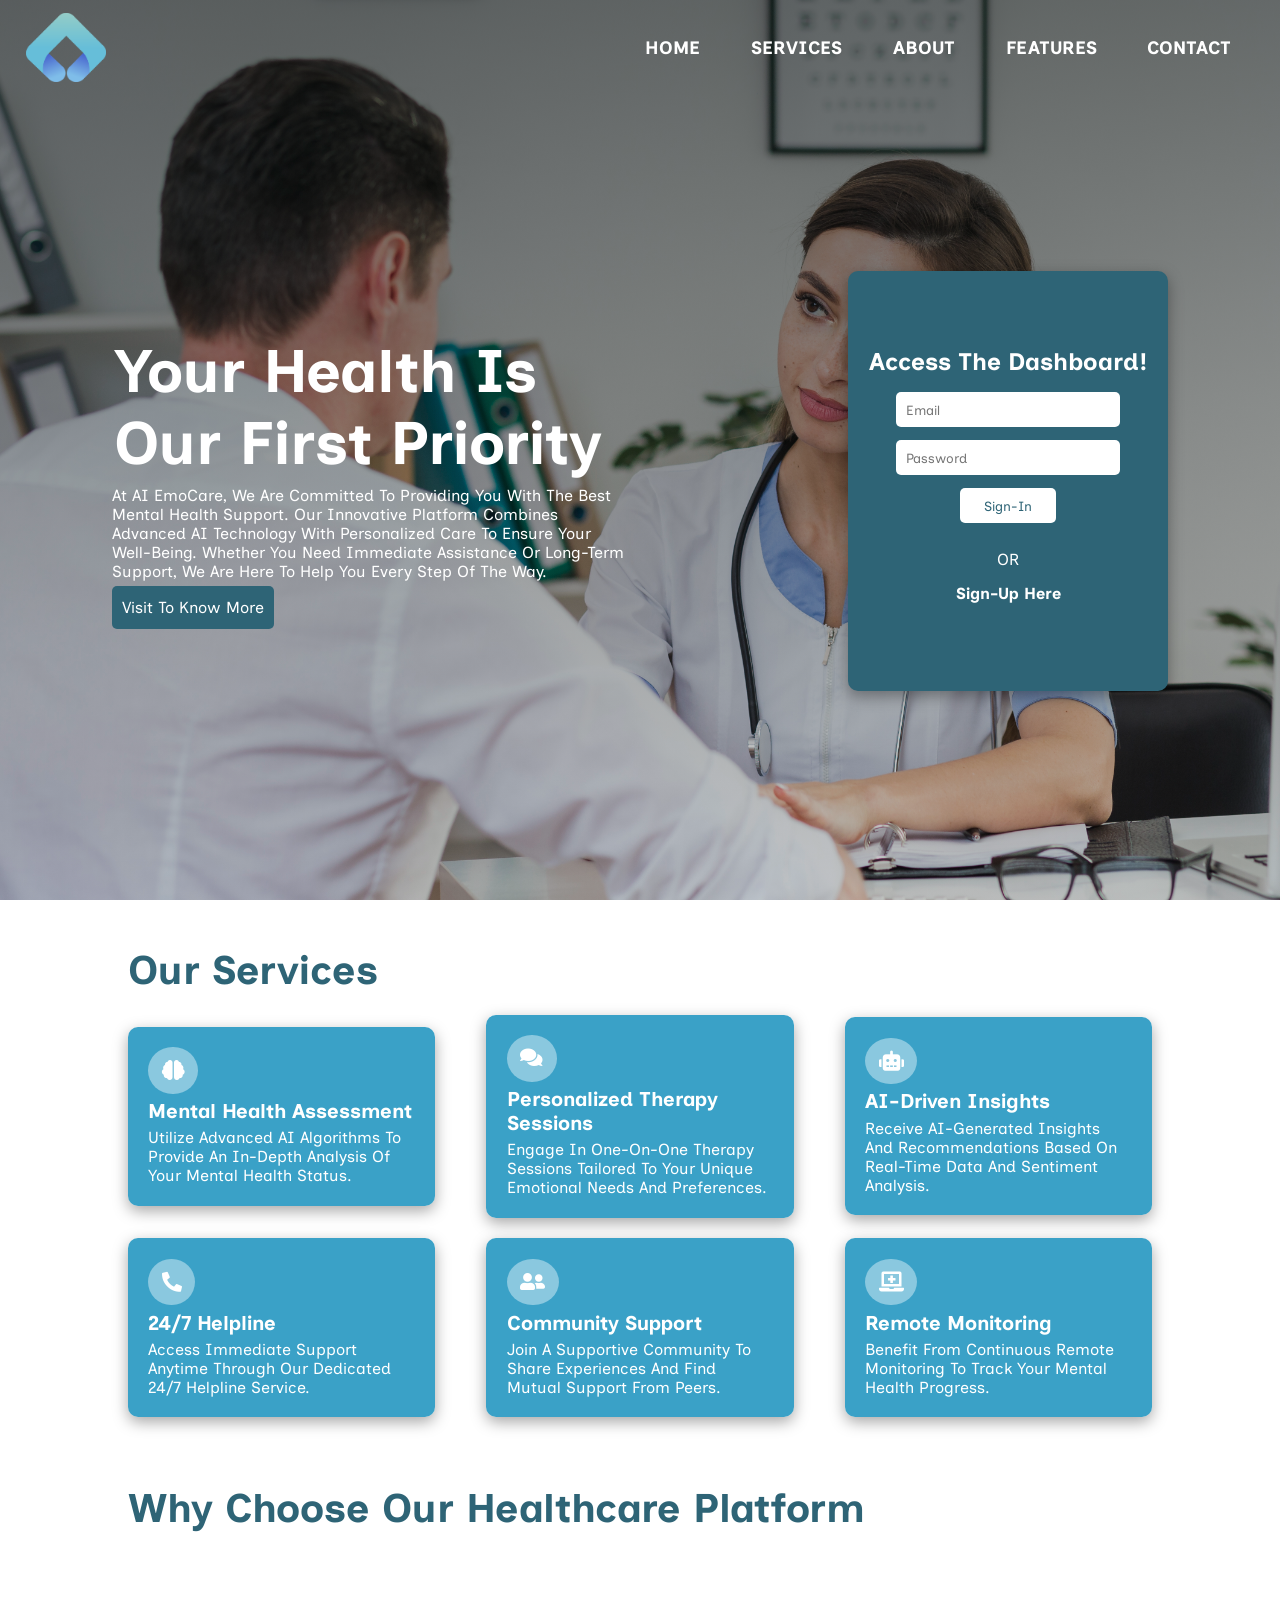
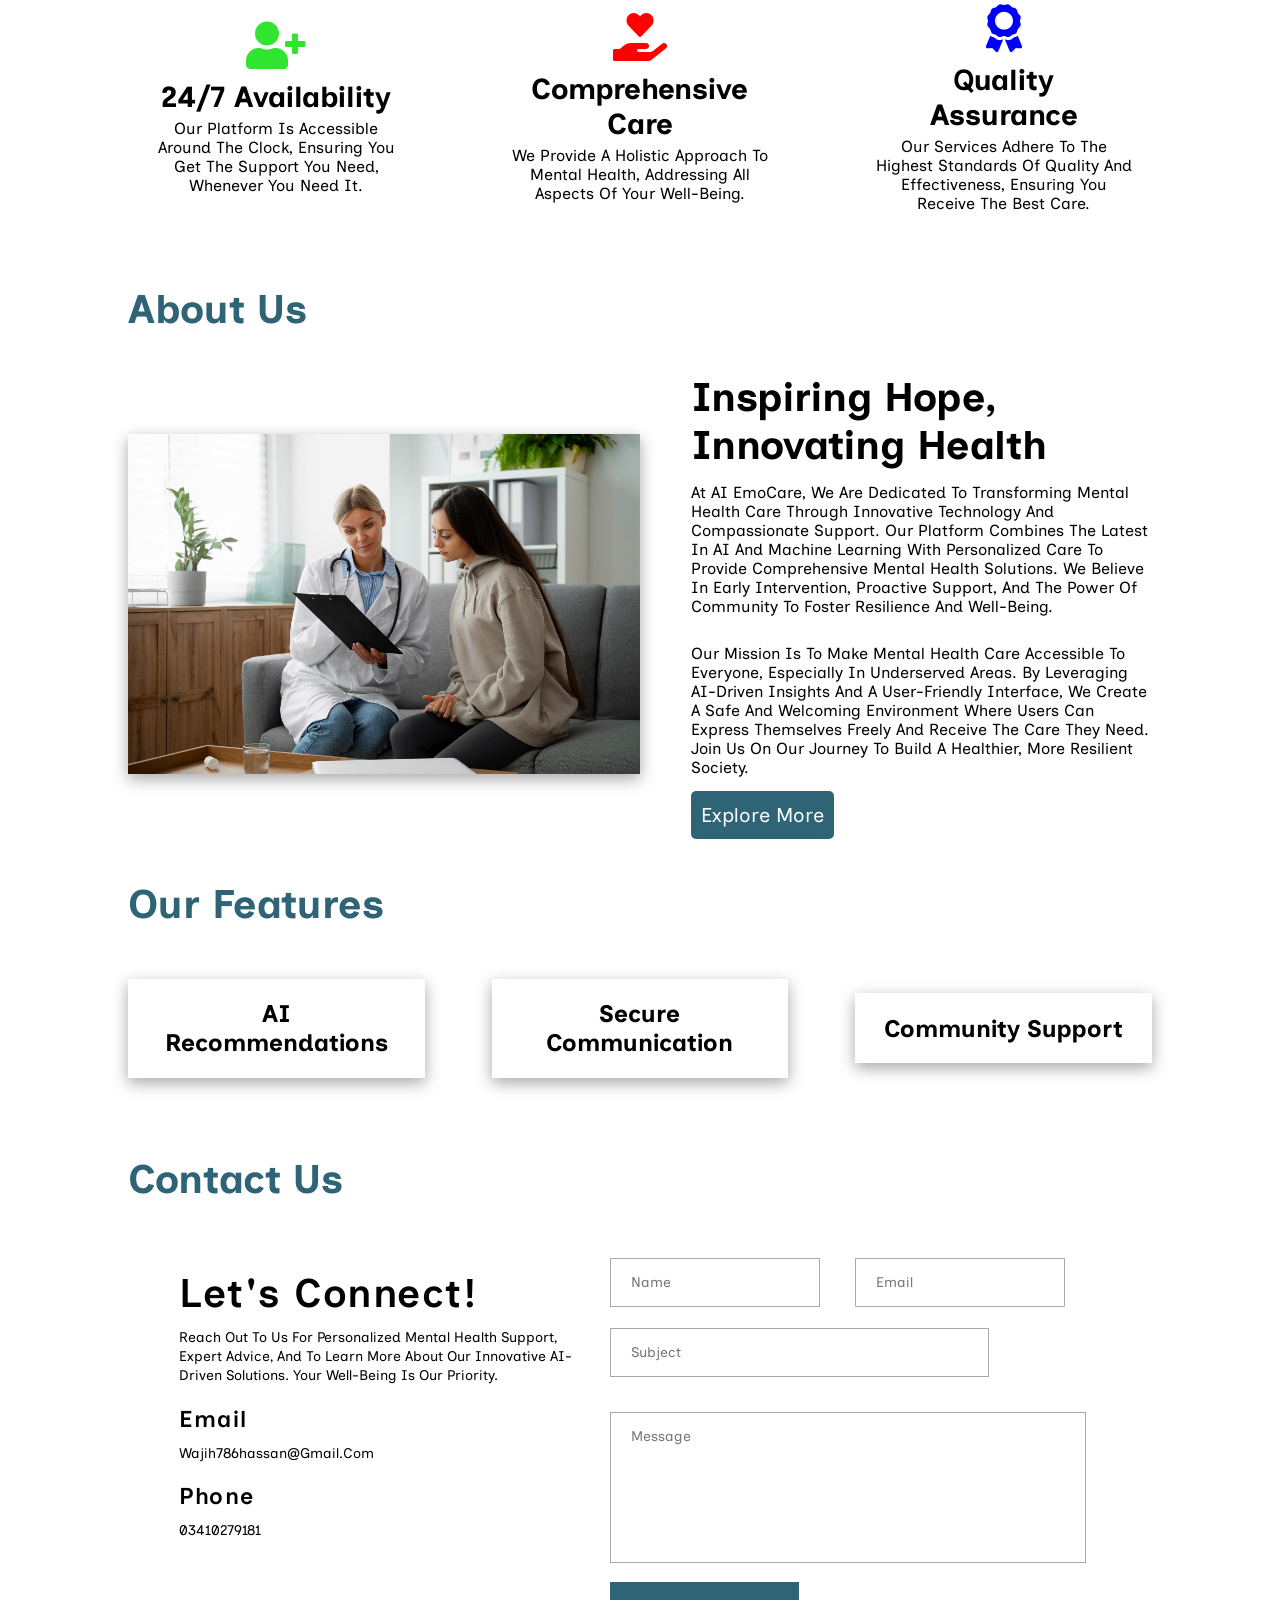
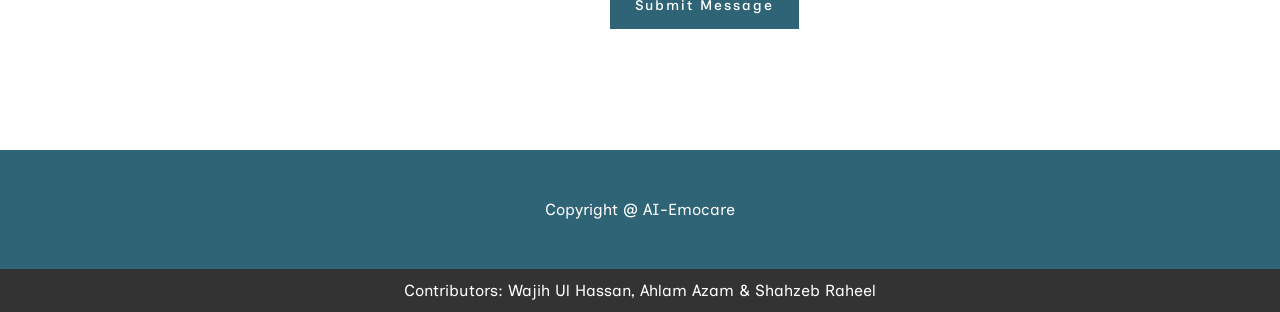
<file: frontend/Login.html>
<!DOCTYPE html>
<html lang="en">
<head>
    <meta charset="UTF-8">
    <meta name="viewport" content="width=device-width, initial-scale=1.0">
    <title>Emocare</title>
    <link rel="icon" href="img/favicon.ico" type="image/x-icons">
    <link rel="stylesheet" href="style.css">
    <link rel="stylesheet" href="https://cdnjs.cloudflare.com/ajax/libs/font-awesome/5.10.0/css/all.min.css" 
    integrity="sha512-PgQMlq+nqFLV4ylk1gwUOgm6CtIIXkKwaIHp/PAIWHzig/lKZSEGKEysh0TCVbHJXCLN7WetD8TFecIky75ZfQ==" 
    crossorigin="anonymous" referrerpolicy="no-referrer" />
</head>
<body>
    <section class="background" id="myhome">
        <nav class="navbar">
            <a href="#" class="logo"><img src="img/logo.png" alt=""></a>
            <div class="navbar-items h-class">
                <ul class="nav v-class">
                    <li><a href="#myhome">HOME</a></li>
                    <li><a href="#myservices">SERVICES</a></li>
                    <li><a href="#myabout">ABOUT</a></li>
                    <li><a href="#myfeatures">FEATURES</a></li>
                    <li><a href="#mycontact">CONTACT</a></li>
                </ul>
            </div>
            <div class="burger">&#9776</div>
        </nav>
        <!-- _________main-sec -->
        <div class="main">
            <div class="text-box">
    <h1>Your Health is Our First Priority</h1>
    <p>At AI EmoCare, we are committed to providing you with the best mental health support. Our innovative platform combines advanced AI technology with personalized care to ensure your well-being. Whether you need immediate assistance or long-term support, we are here to help you every step of the way.</p>
    <a href="" class="btn btn1">Visit to Know More</a>
</div>

<div class="box">
                <h1>Access the dashboard!</h1>
                <form id="loginForm" style="display:flex;flex-direction:column; justify-content:center; align-items:center; width:100%;"> 
				<input type="email" name="email" placeholder="email" id="email" required>
                <input type="password" name="password" placeholder="password" id="password" required>
                <input type="submit" class="btn btn2" style="width:30%;" value="Sign-in"> </form>
				<p style="margin-top:20px;">OR</p>
				<a href="registerPage.html" class="btn btn2" style="background:transparent; color:#fff; font-weight:700;">Sign-up here</a>
            </div>
        </div>
    </section>
	
	
	
	<style>
 .loading-div {
            position: fixed;
            top: 10%;
            left: 50%;
            transform: translate(-50%, -50%);
            text-align: center;
          font-weight:600;
			color:#fff;
			z-index:9999;
			font-size:20px;
			display:none;
			
}

</style>

<div class="loading-div" id="loading-div">
        Validating...
    </div>


	
<script>
const loadingDiv = document.getElementById('loading-div');
const loginForm = document.getElementById('loginForm');

loginForm.addEventListener('submit', async (event) => {
  event.preventDefault();

  const email = document.getElementById('email').value;
  const password = document.getElementById('password').value;
  
  if (email.trim() === '') {
    alert('Please enter your email');
    return;
  }
  
  if (password.trim() === '') {
    alert('Please enter your password');
    return;
  }

  try {
    loadingDiv.style.display = 'block';
    const response = await fetch('https://mental-health-backend-one.vercel.app/api/login', {
      method: 'POST',
      headers: {
        'Content-Type': 'application/json',
      },
      body: JSON.stringify({
        email: email,
        password: password,
      }),
    });
   loadingDiv.style.display = 'none';
    const data = await response.json();
    if (response.ok) {
      alert(data.message);
       window.location.href = `Dashboard/index.html?loginSuccessful=true&objectId=${data.objectId}`;
    } else {
      alert(data.message);
    }
  } catch (error) {
    console.error('Error:', error);
    console.log('Response data:', data);
    alert('Internal server error');
  }
});

</script>

<!-- ____________services -->
<section class="services" id="myservices">
    <h1 class="heading">Our services</h1>
    <div class="row">

        <div class="box1">
            <i class="fas fa-brain"></i>
            <h2 >Mental Health Assessment</h2>
            <p>Utilize advanced AI algorithms to provide an in-depth analysis of your mental health status.</p>
        </div>
        <div class="box1">
            <i class="fas fa-comments"></i>
            <h2>Personalized Therapy Sessions</h2>
            <p>Engage in one-on-one therapy sessions tailored to your unique emotional needs and preferences.</p>
        </div>
        <div class="box1">
            <i class="fas fa-robot"></i>
            <h2>AI-Driven Insights</h2>
            <p>Receive AI-generated insights and recommendations based on real-time data and sentiment analysis.</p>
        </div>
    </div>

    <div class="row">

        <div class="box1">
            <i class="fas fa-phone-alt"></i>
            <h2>24/7 Helpline</h2>
            <p>Access immediate support anytime through our dedicated 24/7 helpline service.</p>
        </div>
        <div class="box1">
            <i class="fas fa-user-friends"></i>
            <h2>Community Support</h2>
            <p>Join a supportive community to share experiences and find mutual support from peers.</p>
        </div>
        <div class="box1">
            <i class="fas fa-laptop-medical"></i>
            <h2>Remote Monitoring</h2>
            <p>Benefit from continuous remote monitoring to track your mental health progress.</p>
        </div>
    </div>
</section>

   <section class="quality">
    <h1 class="heading">Why Choose Our Healthcare Platform</h1>
    <div class="row">
        <div class="box2">
            <i class="fas fa-user-plus"></i>
            <h2>24/7 Availability</h2>
            <p>Our platform is accessible around the clock, ensuring you get the support you need, whenever you need it.</p>
        </div>
        <div class="box2">
            <i class="fas fa-hand-holding-heart"></i>
            <h2>Comprehensive Care</h2>
            <p>We provide a holistic approach to mental health, addressing all aspects of your well-being.</p>
        </div>
        <div class="box2">
            <i class="fas fa-award"></i>
            <h2>Quality Assurance</h2>
            <p>Our services adhere to the highest standards of quality and effectiveness, ensuring you receive the best care.</p>
        </div>
    </div>
</section><!-- _______________about -->
<section class="about" id="myabout">
    <h1 class="heading">About Us</h1>
    <div class="row row1">
        <div class="left">
            <img src="img/pic2.jpg" alt="">
        </div>
        <div class="right">
            <h1>Inspiring Hope, Innovating Health</h1>
            <p>At AI EmoCare, we are dedicated to transforming mental health care through innovative technology and compassionate support. Our platform combines the latest in AI and machine learning with personalized care to provide comprehensive mental health solutions. We believe in early intervention, proactive support, and the power of community to foster resilience and well-being.</p>
            <p>Our mission is to make mental health care accessible to everyone, especially in underserved areas. By leveraging AI-driven insights and a user-friendly interface, we create a safe and welcoming environment where users can express themselves freely and receive the care they need. Join us on our journey to build a healthier, more resilient society.</p>
            <button class="btn btn3">Explore More</button>
        </div>
    </div>
</section>

    <!-- ___________departments -->
    <section class="department" id="myfeatures">
        <h1 class="heading">our features</h1>
        <div class="row">
             <div class="box3">
                <h1>AI Recommendations</h1>
             </div>
             <div class="box3">
                <h1>Secure Communication</h1>
             </div>
             <div class="box3">
                <h1>Community Support</h1>
             </div>
             
        </div>
    </section>
 

    <section class="department" id="mycontact">
        <h1 class="heading">contact us</h1>
        <div class="row">
     	
		<div class="contactss containerss" >
           <form id="contactForm">
    <div class="form">
       <div class="form-txt" data-aos="zoom-in">
    <h1 class="oneone contactheading" style="margin-top:11%;">Let's Connect!</h1>
    <span class="oneone">Reach out to us for personalized mental health support, expert advice, and to learn more about our innovative AI-driven solutions. Your well-being is our priority.</span>
<h1 class="oneone contactheading" style="font-size:23px; margin-top:5%;" >Email</h1>
    <span class="oneone">wajih786hassan@gmail.com</span>
<h1 class="oneone contactheading" style="font-size:23px; margin-top:5%;" >Phone</h1>
    <span class="oneone">03410279181</span> 
</div>

        <div class="form-details" data-aos="zoom-in" >
		    <input type="text" name="name" id="namecontact" placeholder="Name" required>
            <input type="email" name="email" id="emailcontact" placeholder="Email" required style="text-transform: none;">
			<input type="text" name="subject" placeholder="Subject" required id="subjectcontact" style="width:75%; margin-top:-20px;">

            <textarea name="message" id="messagecontact" cols="52" rows="7" placeholder="Message" required></textarea>
        <button type="submit" class="btn-submit" id="newOrderForm" style="color:#fff; background:#2e6476;">Submit Message</button>
			
		 </div>
    </div>
</form>

        </div>    
        </div>
    </section>
 

 <!-- _______________footer -->
    <footer>
        <div class="footer-sec">
           <p class="para" style="background:transparent;">copyright @ AI-Emocare</p>
        </div>
        <p class="para">Contributors: Wajih ul Hassan, Ahlam Azam & Shahzeb Raheel</p>
    </footer>
   
	
	
	
	
	
	
	

<style>
.loading-container {
  display: none;
  position: fixed;
  top: 0;
  left: 0;
  right:0;
  bottom:0;
  width: 100%;
  height: 100%;
  background-color: rgba(0, 0, 0, 0.5);
  z-index: 9999;
  align-items: center;
  justify-content: center;
}

.loading-spinner {
  border: 4px solid rgba(255, 255, 255, 0.3);
  border-top: 4px solid #ffffff;
  border-radius: 50%;
  width: 30px;
  height: 30px;
  animation: spin 1s linear infinite;
  position:absolute;
  top:50%;
  left:50%;
  transform:translate(-50%,-50%);
}

@keyframes spin {
  0% {
    transform: rotate(0deg);
  }
  100% {
    transform: rotate(360deg);
  }
}</style>


<!-- Add this div for the loading animation -->
<div id="loadingAnimation" class="loading-container">
  <div class="loading-spinner"></div>
</div>

<script>

var userNamecontact = document.getElementById("namecontact");
var userEmailcontact = document.getElementById("emailcontact");
var userMessagecontact = document.getElementById("messagecontact");
var userSubjectcontact = document.getElementById("subjectcontact");
var orderFormSubmit = document.getElementById("newOrderForm");
var loadingAnimation = document.getElementById("loadingAnimation");
const body = document.querySelector("body");

orderFormSubmit.addEventListener("click", function(event) {
  event.preventDefault(); 
  

  loadingAnimation.style.display = "block";

  var formData = {
    name: userNamecontact.value,
    email: userEmailcontact.value,
    message: userMessagecontact.value,
    subject: userSubjectcontact.value,
  };

  fetch("https://mental-health-backend-one.vercel.app/send-data-emocare", {
    method: "POST",
    headers: {
      "Content-Type": "application/json"
    },
    body: JSON.stringify(formData)
  })
  .then(function(response) {
    if (response.ok) {
      alert("Message submitted successfully.");
      loadingAnimation.style.display = "none";
      location.reload();
    } else {
      console.log("Error submitting message.");
      loadingAnimation.style.display = "none";
    }
  })
  .catch(function(error) {
    console.log("Error submitting message.");
    loadingAnimation.style.display = "none";
    console.error(error);
  });
});

</script>



	
	
	
	<script src="index.js"></script>
</body>
</html>
</file>
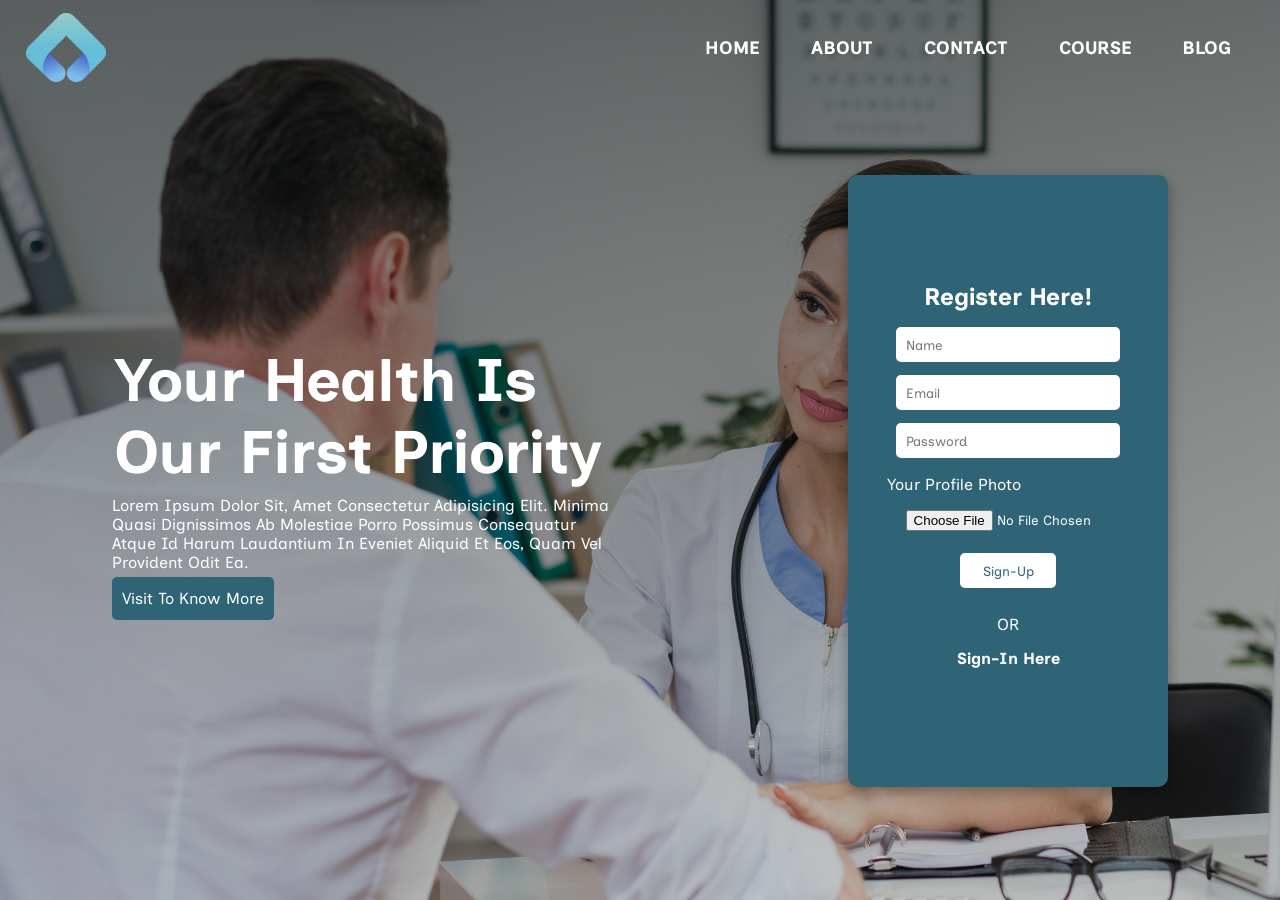
<file: frontend/registerPage.html>
<!DOCTYPE html>
<html lang="en">
<head>
    <meta charset="UTF-8">
    <meta name="viewport" content="width=device-width, initial-scale=1.0">
    <title>Emocare</title>
    <link rel="icon" href="img/favicon.ico" type="image/x-icons">
    <link rel="stylesheet" href="style.css">
    <link rel="stylesheet" href="https://cdnjs.cloudflare.com/ajax/libs/font-awesome/5.10.0/css/all.min.css" 
    integrity="sha512-PgQMlq+nqFLV4ylk1gwUOgm6CtIIXkKwaIHp/PAIWHzig/lKZSEGKEysh0TCVbHJXCLN7WetD8TFecIky75ZfQ==" 
    crossorigin="anonymous" referrerpolicy="no-referrer" />
</head>
<body>
    <section class="background">
        <nav class="navbar">
            <a href="#" class="logo"><img src="img/logo.png" alt=""></a>
            <div class="navbar-items h-class">
                <ul class="nav v-class">
                    <li><a href="#">HOME</a></li>
                    <li><a href="#">ABOUT</a></li>
                    <li><a href="#">CONTACT</a></li>
                    <li><a href="#">COURSE</a></li>
                    <li><a href="#">BLOG</a></li>
                </ul>
            </div>
            <div class="burger">&#9776</div>
        </nav>
        <!-- _________main-sec -->
        <div class="main">
            <div class="text-box">
                 <h1>your health is our first priority</h1>
                 <p>Lorem ipsum dolor sit, amet consectetur adipisicing elit. 
                    Minima quasi dignissimos ab molestiae porro possimus consequatur atque id harum 
                    laudantium in eveniet aliquid et eos, quam vel provident odit ea.</p>
                <a href="" class="btn btn1">visit to know more</a>
            </div>
            <div class="box" style="height: 80%;">
                <h1>Register here!</h1>
                 
				 <form id="registrationForm" style="display:flex;flex-direction:column; justify-content:center; align-items:center; width:100%;"> 
				
				<input type="text" name="name" placeholder="name" id="name" required>
                
				<input type="email" name="email" placeholder="email" id="email" required>
                <input type="password" name="password" placeholder="password" id="password" required>
				
		<label style="margin-top:10px; margin-left:-34%;">Your profile photo</label>
					<input name="image" type="file"  id="userImage" required>                   
		
                <input type="submit" class="btn btn2" style="width:30%;" value="Sign-up"> </form>
				<p style="margin-top:20px;">OR</p>
				<a href="index.html" class="btn btn2" style="background:transparent; color:#fff; font-weight:700;">Sign-in here</a>
            </div>
        </div>
    </section>
	
	
	<style>
 .loading-div {
            position: fixed;
            top: 10%;
            left: 50%;
            transform: translate(-50%, -50%);
            text-align: center;
          font-weight:600;
			color:#fff;
			z-index:9999;
			font-size:20px;
			display:none;
			
}

</style>

<div class="loading-div" id="loading-div">
        Saving your data...
    </div>

			
<script>
const loadingDiv = document.getElementById('loading-div');
const emailRegex = /^[^\s@]+@[^\s@]+\.(com|net|org|edu|gov|mil|biz|info|name|museum|co\.uk|org\.uk|net\.uk|ac\.uk|sch\.uk|aero|asia|cat|coop|jobs|mobi|museum|tel|travel)$/i;

const passwordRegex = /^(?=.*[A-Z]).{6,}$/;

const registrationForm = document.getElementById('registrationForm');

registrationForm.addEventListener('submit', async (event) => {
  event.preventDefault();

  const name = document.getElementById('name').value;
  const email = document.getElementById('email').value;
  const password = document.getElementById('password').value;
 
 
  if (name.trim() === '') {
    alert('Please enter your name');
    return;
  }

  if (email.trim() === '') {
    alert('Please enter your email');
    return;
  }

  if (password.trim() === '') {
    alert('Please enter your password');
    return;
  }

  if (!emailRegex.test(email)) {
    alert('Invalid email');
    return;
  }

  if (!passwordRegex.test(password)) {
    alert('Invalid password. Password should be at least 6 characters with one capital letter.');
    return;
  }

  try {
  const formData = new FormData();
  formData.append('image', document.querySelector('input[type="file"]').files[0]);
  formData.append('name', name);
  formData.append('email', email);
  formData.append('password', password);
  
  const response = await fetch('https://mental-health-backend-one.vercel.app/api/register', {
    method: 'POST',
    body: formData,
  });



	 loadingDiv.style.display = 'none';
 
    const data = await response.json();
    if (response.ok) {
  alert(data.message);
  // Send a POST request to the /submit-welcome-note API
  await fetch('https://mental-health-backend-one.vercel.app/submit-welcome-note', {
    method: 'POST',
    headers: {
      'Content-Type': 'application/json',
    },
    body: JSON.stringify({ userName: data.userName, userEmail: data.userEmail }), // Send both name and email in the request body
  })
    .then((response) => response.json())
    .then((data) => {
      // Handle the response from the /submit-welcome-note API if needed
      console.log(data);
    })
    .catch((error) => {
      console.error('Error sending welcome note:', error);
    });

  window.location.href = 'index.html';
} else {
  // Handle the case when the registration was not successful
  alert('Registration failed: ' + data.message);
}




  } catch (error) {
    alert('Internal server error');
  }
});

</script>

	
	
	
	
	
	
	
	
	
    <script src="index.js"></script>
</body>
</html>
</file>
<file: frontend/style.css>
@import url('https://fonts.googleapis.com/css2?family=Courgette&family=Gabarito&family=Inclusive+Sans&family=Inter&family=Montserrat&family=Poppins&family=Raleway&family=Roboto&family=Space+Grotesk&family=Ubuntu&display=swap');
*{
    box-sizing: border-box;
    margin: 0;
    padding: 0;
    text-transform: capitalize;
    transition: all 0.5s linear;
    font-family: 'Courgette', cursive;
    font-family: 'Gabarito', sans-serif;
    font-family: 'Inclusive Sans', sans-serif;
	
}
html {
    scroll-behavior: smooth;
}

.background{
    height: 100vh;
    width: 100%;
    background-image: linear-gradient(rgba(2 10 10/57%),rgba(2 10 10/20%)),url(img/pic1.jpg);
    background-position: center;
    background-size: cover;
    background-repeat: no-repeat;
    position: relative;
}
.navbar img{
    width: 80px;
}
.navbar-items{
    flex: 1;
    text-align: right;
}
.navbar{
    display: flex;
    padding: 1% 2%;
    justify-content: space-between;
    align-items: center;
    position: relative;
}
.navbar ul li{
    position: relative;
    list-style: none;
    display: inline-block;
    padding: 1% 2%;
    font-weight: bold;
    font-size: 18px;
}
.navbar ul li a{
    text-decoration: none;
    color: #fff;
}
.navbar ul li::after{
    content: '';
    height: 2px;
    width: 0;
    display: block;
    margin: auto;
    transition: 0.5s;
    background-color: #2e6476;
}
.navbar ul li:hover::after{
    width: 100%;
}
.burger{
    display: none;
}
/* ___________main */
.main{
    height: 85vh;
    display: flex;
    justify-content: space-around;
    align-items: center;
}
.text-box{
    color: #fff;
    width: 40%;
}
.text-box h1{
    padding: 2px;
    font-size: 60px;
}
.text-box p{
    padding: 1% 0;
}
.box{
    display: flex;
    flex-direction: column;
    width: 25%;
    justify-content: center;
    align-items: center;
    color: #fff;
    background-color: #2e6476;
    height: 55%;
    box-shadow: rgba(0,0,0,0.35) 0px 5px 15px;
    border-radius: 10px;
}
.box input{
    width: 70%;
    border: none;
    outline: none;
    margin: 2% 3%;
    padding: 3%;
    border-radius: 5px;
}
.box h1{
    margin-bottom: 3%;
}
.btn{
    background-color: #2e6476;
    color: #fff;
    border: 2px solid transparent;
    padding: 10px 8px;
    display: inline-block;
    position: relative;
    text-decoration: none;
    border-radius: 5px;
}
.btn1:hover{
    background-color: #fff;
    color: #2e6476;
}
.btn2{
    background-color: #fff;
    color: #2e6476;
    margin-top: 1%;
}
.btn2:hover{
    color: #fff;
    background-color: #6a8d9a;
}
/* _________services */
.services{
    width: 80%;
    margin: auto;
    padding: 2% 0;
}
.row{
    display: flex;
    justify-content: space-between;
    align-items: center;
}
.box1{
    flex-basis: 30%;
    color: #fff;
    padding: 2%;
    margin-bottom: 2%;
    background-color: #1a92bedb;
    border-radius: 10px;
    box-shadow: rgba(0,0,0,0.35) 0px 5px 15px;
}
.heading{
    padding: 2% 0;
    color: #2e6476;
    font-size: 40px;
}
.box1 i{
    padding:  5%;
    background-color: #f8fdff6b;
    border-radius: 50%;
    font-size: 20px;
}
.box1 h2{
    padding: 2% 0;
    font-size: 20px;
}
/* ____________quality  */
.quality{
    width: 80%;
    margin: auto;
}
.box2,.box3{
    flex-basis: 29%;
    text-align: center;
    padding: 2%;
    margin: 3% 0;
}
.box2 h2{
    padding: 2% 0;
    font-size: 29px;
}
.box2 i{
    font-size: 3em;
    padding-bottom: 2%;
}
.quality div :nth-child(1) i{
    color: #30e430;
}
.quality div :nth-child(2) i{
color: red;
}
.quality div :nth-child(3) i{
color: blue;
}
.box2:hover{
    cursor: pointer;
    box-shadow: rgba(0,0,0,0.35) 0px 5px 15px;
    transition: all 0.5s ease-out;
}
/* ______________about */
.about{
    width: 80%;
    margin: auto;
}
.row1{
    padding: 2% 0;
}
.left{
    width: 50%;
}
.left img{
    max-width: 100%;
    height: auto;
    box-shadow: rgba(0,0,0,0.35) 0px 5px 15px;
}
.right{
    width: 45%;
}
.right h1{
    font-size: 40px;
}
.right p{
    padding: 3% 0;
}
.btn3{
    font-size: 20px;
}
.btn3:hover{
    cursor: pointer;
    letter-spacing: 1px;
    transition: all 0.5s linear;
}
/* __________departments */
.department{
    width: 80%;
    margin: auto;
    padding-bottom: 2%;
}
.box3{
    flex-basis:29% ;
    box-shadow: rgba(0,0,0,0.35) 0px 5px 15px;
}
.box3:hover{
    transform: scale(1.1);
    background-color: #6a8d9a;
    color: #fff;
    cursor: pointer;
    transition: all 0.5s linear;
}
/* __________footer */
footer{
    background-color: #2e6476;
    color: #fff;
}
.footer-sec{
    padding: 3% 0;
    display: flex;
    width: 90%;
    margin: auto;
    justify-content: center;
}
.sec{
    display: flex;
    flex-basis: 40%;
}
.f_box{
    flex-basis: 50%;
}
.f_box h2{
    padding-bottom: 2%;
}
.f_box p{
    padding: 4px 0;
}
.f_box p i{
    font-size: 23px;
    padding: 5px 3px;
    cursor: pointer;
}
.para{
    text-align: center;
    padding: 12px 0;
    background-color: #333;
}
/* ____________responsiveness */
@media only screen and (max-width:995px){
    .box{
        width: 40%;
        height: 69%;
    }
    .row1{
        flex-direction: column;
    }
    .left{
        width: 60%;
    }
    .right{
        width: 80%;
    }
}
@media only screen and (max-width:828px){
    .text-box h1{
        font-size: 40px;
    }
    .footer-sec {
        width: 100%;
    }
}
@media only screen and (max-width:766px){
    .navbar ul li{
        display: block;
        padding: 2px 0 34px;
    }
    .navbar-items{
        position: absolute;
        background-color: #2e6476;
        height: 100vh;
        width: 200px;
        top: 0;
        right: 0;
        text-align: left;
        z-index: 2;
        transition: all 1s ease-out;
    }
    .navbar-items ul{
        padding: 98px 51px 8px 49px;
    }
    .burger{
        display: block;
        z-index: 3;
        position: absolute;
        top: 15px;
        right: 5%;
        cursor: pointer;
        font-size: 33px;
        color: #fff;
    }
    .h-class{
        height: 100vh;
        opacity: 0;
    }
    .v-class{
        opacity: 0;
    }
    .main{
        flex-direction: column-reverse;
    }
    .text-box{
        width: 80%;
    }
    .box input{
        width: 85%;
    }
    .row,.sec{
        flex-direction: column;
    }
    .box3{
        width: 90%;
    }
    .row,.box1{
        margin-bottom: 7%;
    }
    .box1{
        padding: 4%;
    }
}
@media only screen and (max-width:570px){
    .box{
        width: 68%;
    }
    .text-box,.right,.left{
        width: 95%;
    }
    .box h1{
        padding: 0;
    }
    .text-box p{
        font-size: 12px;
    }
    .right p{
        font-size: 14px;
    }
}







.containerss {
    max-width: 1200px;
    width: 90%;
    margin: 0 auto;
}

:root {
    /* //....... Color ........// */
    --primary-color: #ff3c78;
    --light-black: rgba(0, 0, 0, 0.89);
    --black: #000;
    --white: #fff;
    --grey: #aaa;
}

.form {
    display: flex;
    justify-content: space-between;
    margin: 80px 0;
	margin-top:0;
}

.form .form-txt {
    flex-basis: 48%;
}

.form .form-txt h1 {
    font-weight: 600;
    font-size: 40px;
    letter-spacing: 1.5px;
    margin-bottom: 10px;
 }

.form .form-txt span {
    font-size: 14px;
}

.form .form-txt h3 {
    font-size: 22px;
    font-weight: 600;
    margin: 15px 0;
   }

.form .form-txt p {
    font-size: 14px;
}

.form .form-details {
    flex-basis: 48%;
}

.form .form-details input[type="text"],
.form .form-details input[type="email"] {
    padding: 15px 20px;
    color: var(--black);
    outline: none;
    border: 1px solid var(--grey);
    margin: 35px 15px;
    font-size: 14px;
	background:#fff;
}

.form .form-details textarea {
    padding: 15px 20px;
    margin: 0 15px;
    color: var(--black);
    outline: none;
    border: 1px solid var(--grey);
    font-size: 14px;
    resize: none;
	background:#fff;
}

.form .form-details button {
    padding: 15px 25px;
    color: var(--white);
    font-weight: 500;
    background: var(--black);
    outline: none;
    border: none;
    margin: 15px;
    font-size: 14px;
    letter-spacing: 2px;
    cursor: pointer;
}

.heroImgWrap{
	width:370px; height:370px;border-radius:50%; display:flex; box-shadow: 0 1px 20px #fff;
        box-shadow: 0 1px 0px 0px #14a800;
        padding: 10px;
		justify-content:center;
		align-items:center; overflow:hidden;
}
@media (max-width: 500px) {
    .form {
        display: flex;
        flex-direction: column;
    }
    .form .form-details button {
        margin-left: 0;
    }
    .form .form-details input[type="text"],
    .form .form-details input[type="email"],
    .form .form-details textarea {
        width: 85%;
        margin-left: 0;
    }
    .form .form-details input[type="text"] {
        margin-bottom: 0px;
    }
	#contact{
		margin-bottom:100px;
	}
	
	
}

@media(min-width: 501px) and (max-width: 768px) {
    .form {
        display: flex;
        flex-direction: column;
    }
    .form .form-details button {
        margin-left: 0;
    }
    .form .form-details input[type="text"],
    .form .form-details input[type="email"],
    .form .form-details textarea {
        width: 100%;
        margin-left: 0;
    }
    .form .form-details input[type="text"] {
        margin-bottom: 0px;
    }
}
</file>
